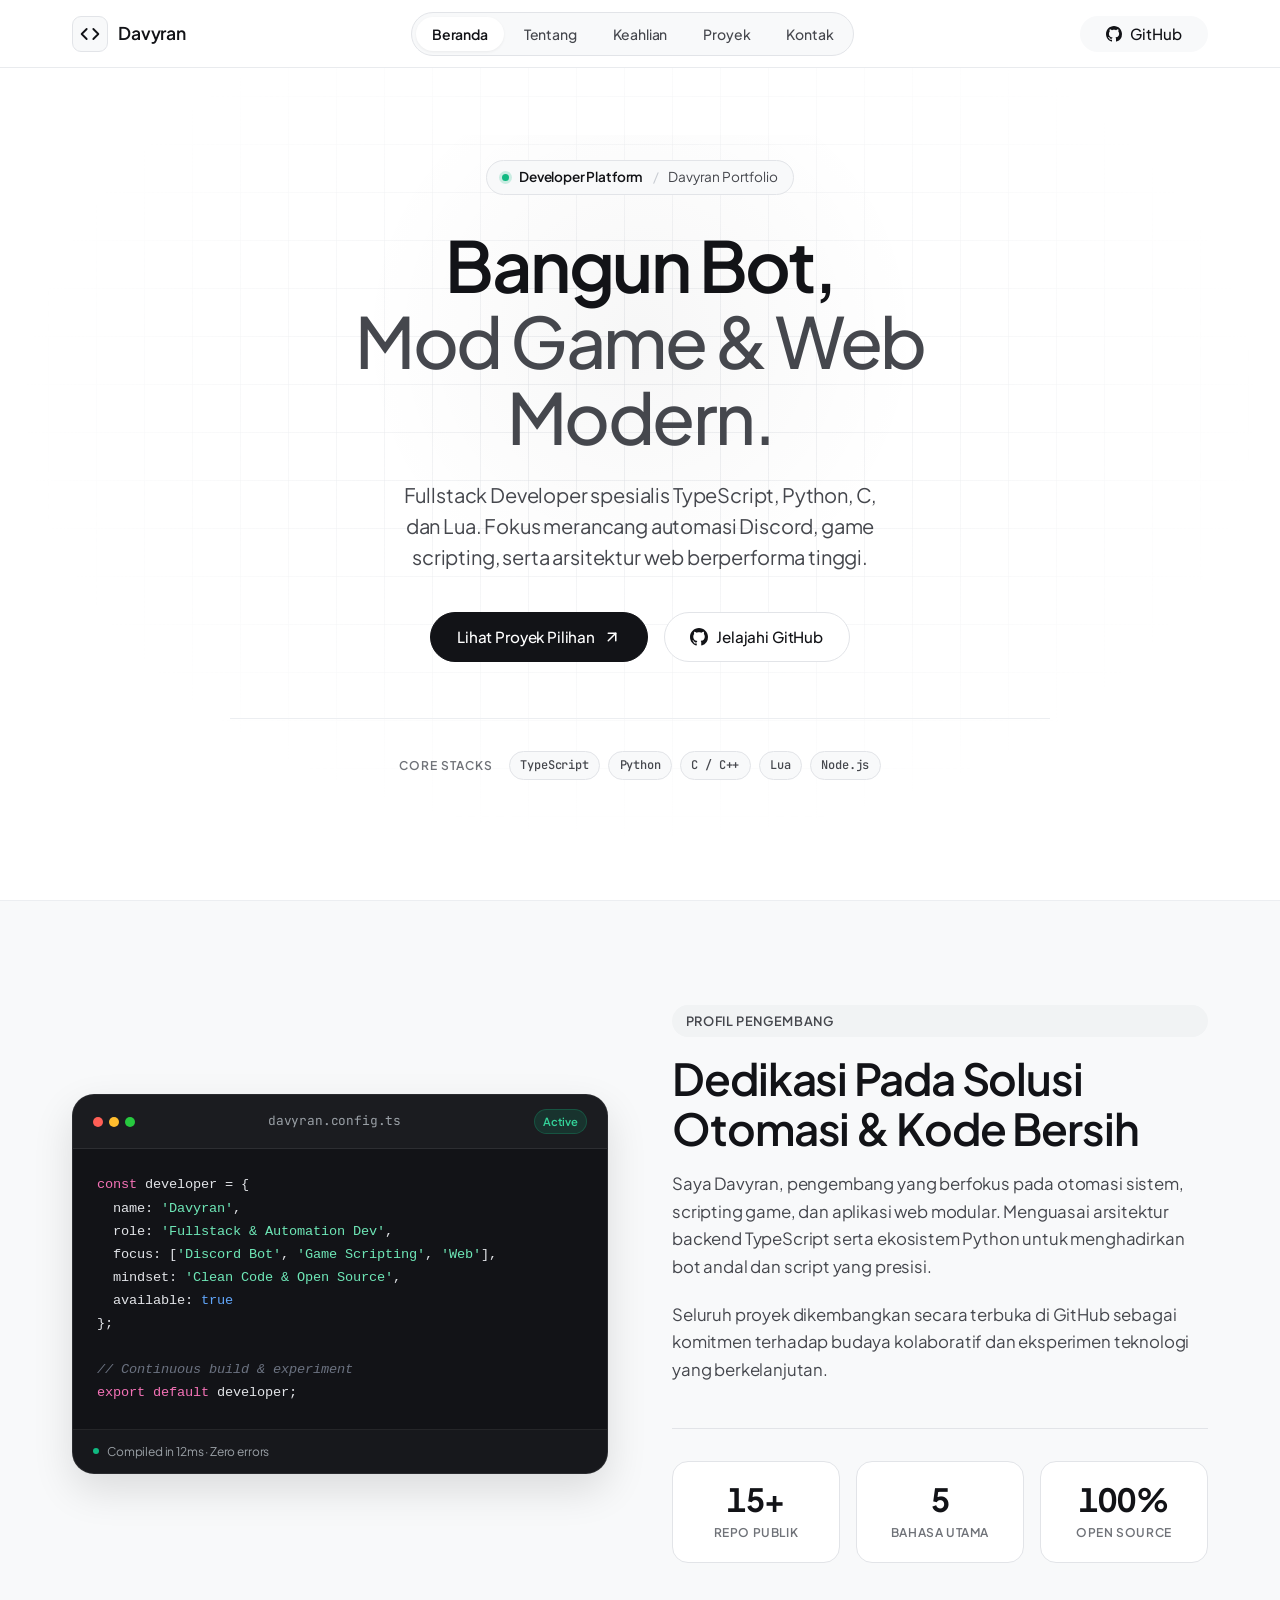
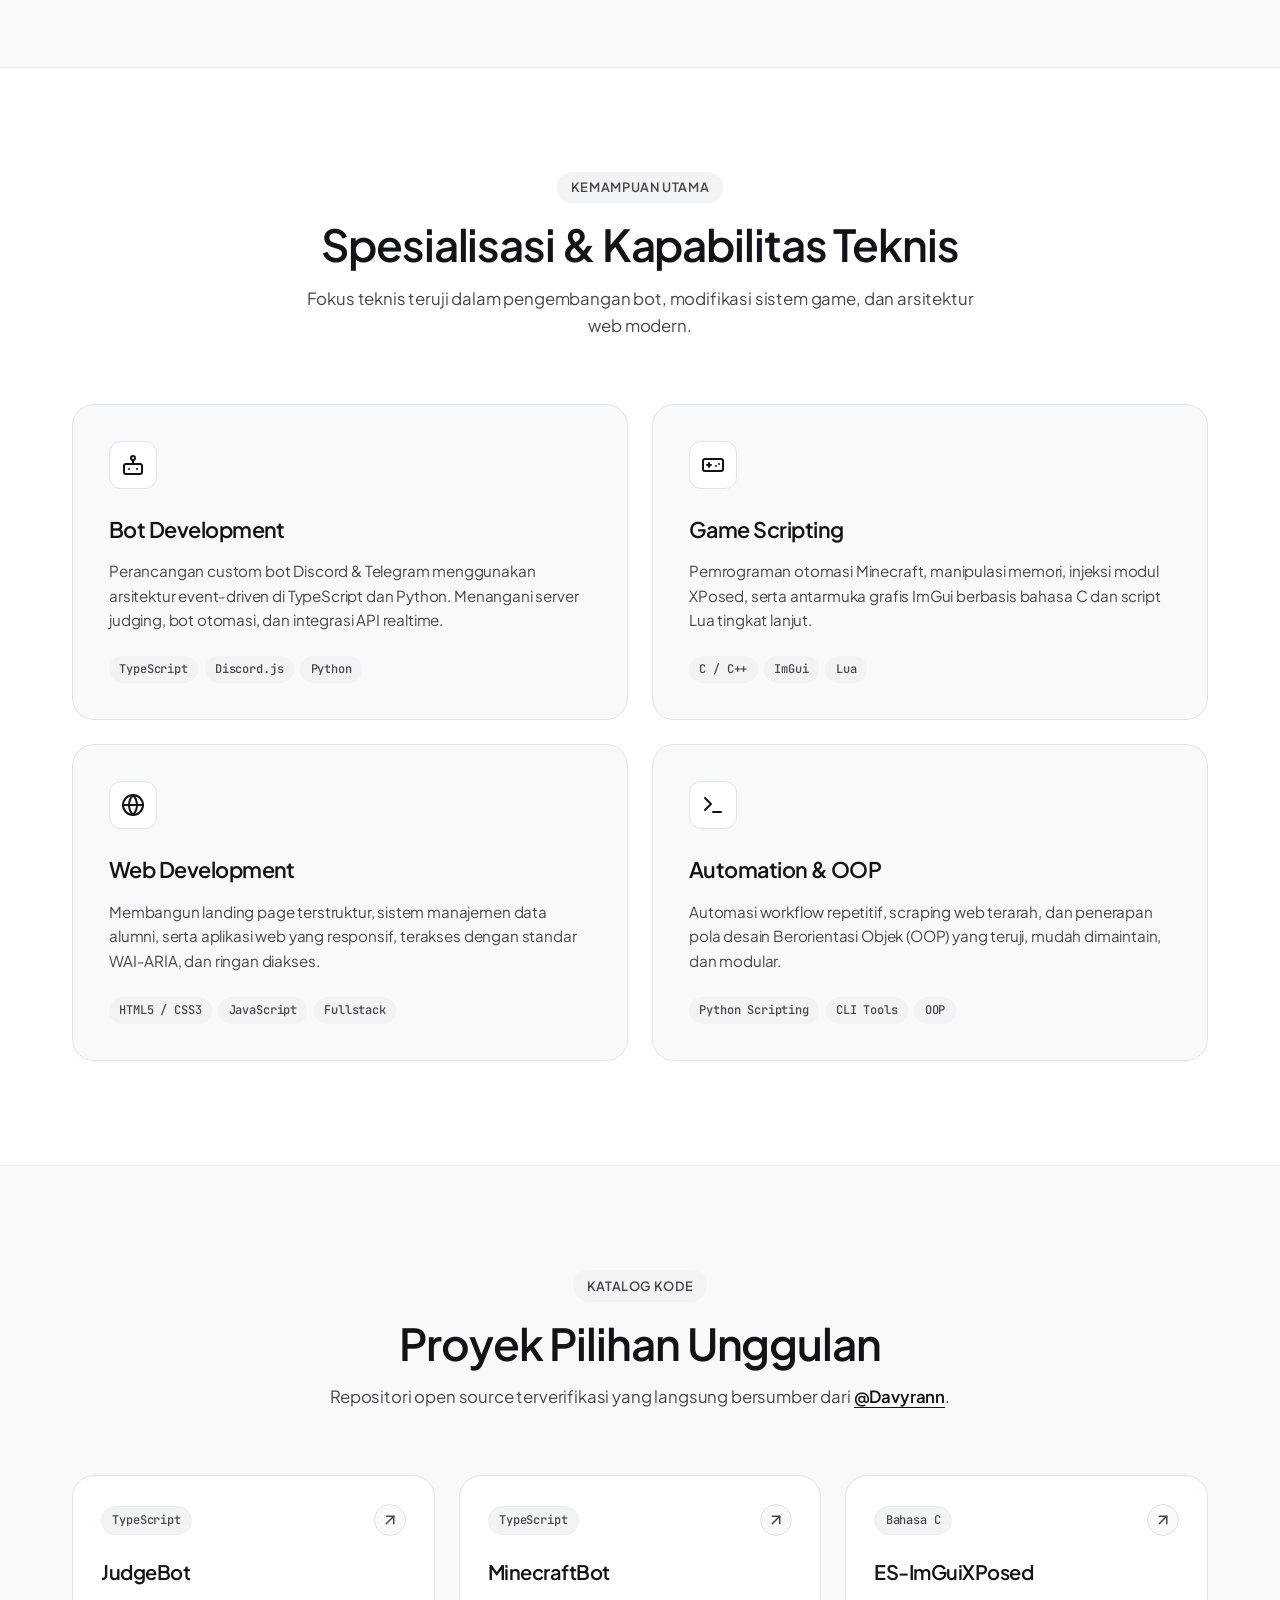
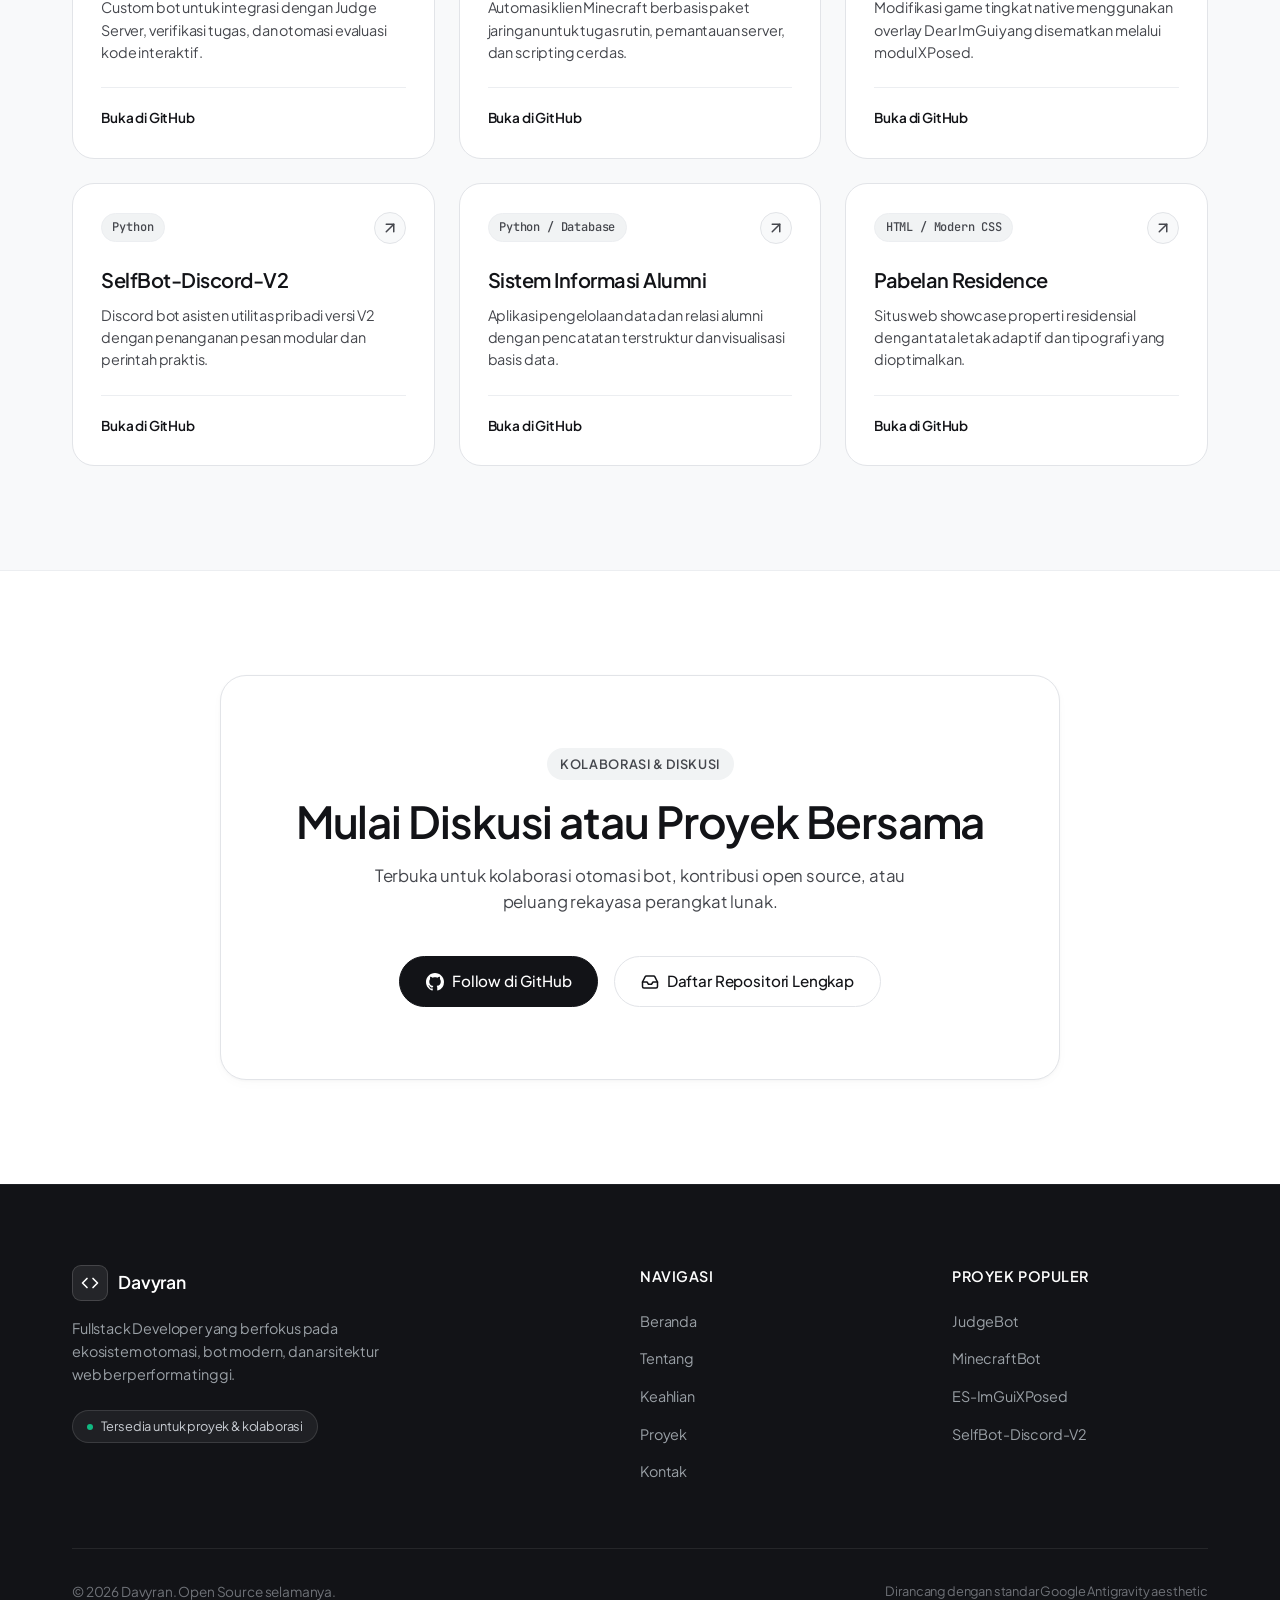
<file: index.html>
<!DOCTYPE html>
<html lang="id">

<head>
    <meta charset="UTF-8">
    <meta name="viewport" content="width=device-width, initial-scale=1.0">

    <title>Davyran - Developer Portfolio</title>
    <meta name="description"
        content="Portfolio Davyran — Fullstack Developer. TypeScript, Python, C, Lua. Discord bots, game mods, web apps.">
    <meta name="keywords" content="davyran, portfolio, developer, typescript, python, discord bot, game development">
    <meta name="author" content="Davyran">

    <meta property="og:title" content="Davyran - Developer Portfolio">
    <meta property="og:description" content="Fullstack Developer portfolio — TypeScript, Python, C, Lua">
    <meta property="og:type" content="website">
    <meta property="og:url" content="https://delapanbit.my.id">
    <meta property="og:image" content="https://picsum.photos/seed/davyran/1200/630">

    <link rel="icon"
        href="data:image/svg+xml,<svg xmlns=%22http://www.w3.org/2000/svg%22 viewBox=%220 0 24 24%22 fill=%22none%22 stroke=%22%23121317%22 stroke-width=%222%22 stroke-linecap=%22round%22 stroke-linejoin=%22round%22><polyline points=%2216 18 22 12 16 6%22/><polyline points=%228 6 2 12 8 18%22/></svg>">

    <link rel="preconnect" href="https://fonts.googleapis.com">
    <link rel="preconnect" href="https://fonts.gstatic.com" crossorigin>
    <link
        href="https://fonts.googleapis.com/css2?family=Plus+Jakarta+Sans:wght@400;500;600;700&family=JetBrains+Mono:wght@400;500;600&display=swap"
        rel="stylesheet">

    <link rel="stylesheet" href="style.css">
</head>

<body>

    <a class="skip-link" href="#main">Lewati ke konten</a>

    <nav class="navbar" id="navbar">
        <div class="nav-container">
            <a href="#" class="nav-logo" aria-label="Davyran - Beranda">
                <span class="logo-mark">
                    <svg width="20" height="20" viewBox="0 0 24 24" fill="none" stroke="currentColor" stroke-width="2.2" stroke-linecap="round" stroke-linejoin="round">
                        <polyline points="16 18 22 12 16 6"></polyline>
                        <polyline points="8 6 2 12 8 18"></polyline>
                    </svg>
                </span>
                <span class="logo-text">Davyran</span>
            </a>

            <ul class="nav-links" id="navLinks">
                <li><a href="#home">Beranda</a></li>
                <li><a href="#about">Tentang</a></li>
                <li><a href="#skills">Keahlian</a></li>
                <li><a href="#projects">Proyek</a></li>
                <li><a href="#contact">Kontak</a></li>
            </ul>

            <div class="nav-actions">
                <a href="https://github.com/Davyrann" target="_blank" rel="noopener" class="btn btn-nav">
                    <svg width="16" height="16" viewBox="0 0 24 24" fill="currentColor">
                        <path d="M12 0C5.37 0 0 5.37 0 12c0 5.31 3.435 9.795 8.205 11.385.6.105.825-.255.825-.57 0-.285-.015-1.23-.015-2.235-3.015.555-3.795-.735-4.035-1.41-.135-.345-.72-1.41-1.23-1.695-.42-.225-1.02-.78-.015-.795.945-.015 1.62.87 1.845 1.23 1.08 1.815 2.805 1.305 3.495.99.105-.78.42-1.305.765-1.605-2.67-.3-5.46-1.335-5.46-5.925 0-1.305.465-2.385 1.23-3.225-.12-.3-.54-1.53.12-3.18 0 0 1.005-.315 3.3 1.23.96-.27 1.98-.405 3-.405s2.04.135 3 .405c2.295-1.56 3.3-1.23 3.3-1.23.66 1.65.24 2.88.12 3.18.765.84 1.23 1.905 1.23 3.225 0 4.605-2.805 5.625-5.475 5.925.435.375.81 1.095.81 2.22 0 1.605-.015 2.895-.015 3.3 0 .315.225.69.825.57A12.02 12.02 0 0024 12c0-6.63-5.37-12-12-12z"/>
                    </svg>
                    <span>GitHub</span>
                </a>
                <button class="nav-toggle" id="navToggle" aria-label="Buka menu" aria-expanded="false" aria-controls="navLinks">
                    <span></span>
                    <span></span>
                </button>
            </div>
        </div>
    </nav>

    <main id="main">

    <!-- HERO SECTION -->
    <section class="hero section" id="home">
        <div class="hero-backdrop" aria-hidden="true">
            <div class="hero-grid"></div>
            <div class="hero-radial-glow"></div>
            <div class="particles" id="particles"></div>
        </div>

        <div class="container hero-container">
            <div class="hero-content">
                <div class="hero-badge animate-on-scroll">
                    <span class="badge-dot"></span>
                    <span class="badge-tag">Developer Platform</span>
                    <span class="badge-separator">/</span>
                    <span class="badge-text">Davyran Portfolio</span>
                </div>

                <h1 class="hero-title animate-on-scroll delay-1">
                    Bangun Bot,<br>
                    <span class="hero-title-highlight">Mod Game & Web Modern.</span>
                </h1>

                <p class="hero-subtitle animate-on-scroll delay-2">
                    Fullstack Developer spesialis TypeScript, Python, C, dan Lua. Fokus merancang automasi Discord, game scripting, serta arsitektur web berperforma tinggi.
                </p>

                <div class="hero-buttons animate-on-scroll delay-3">
                    <a href="#projects" class="btn btn-primary">
                        <span>Lihat Proyek Pilihan</span>
                        <svg width="18" height="18" viewBox="0 0 24 24" fill="none" stroke="currentColor" stroke-width="2" stroke-linecap="round" stroke-linejoin="round">
                            <line x1="7" y1="17" x2="17" y2="7"></line>
                            <polyline points="7 7 17 7 17 17"></polyline>
                        </svg>
                    </a>
                    <a href="https://github.com/Davyrann" target="_blank" rel="noopener" class="btn btn-secondary">
                        <svg width="18" height="18" viewBox="0 0 24 24" fill="currentColor">
                            <path d="M12 0C5.37 0 0 5.37 0 12c0 5.31 3.435 9.795 8.205 11.385.6.105.825-.255.825-.57 0-.285-.015-1.23-.015-2.235-3.015.555-3.795-.735-4.035-1.41-.135-.345-.72-1.41-1.23-1.695-.42-.225-1.02-.78-.015-.795.945-.015 1.62.87 1.845 1.23 1.08 1.815 2.805 1.305 3.495.99.105-.78.42-1.305.765-1.605-2.67-.3-5.46-1.335-5.46-5.925 0-1.305.465-2.385 1.23-3.225-.12-.3-.54-1.53.12-3.18 0 0 1.005-.315 3.3 1.23.96-.27 1.98-.405 3-.405s2.04.135 3 .405c2.295-1.56 3.3-1.23 3.3-1.23.66 1.65.24 2.88.12 3.18.765.84 1.23 1.905 1.23 3.225 0 4.605-2.805 5.625-5.475 5.925.435.375.81 1.095.81 2.22 0 1.605-.015 2.895-.015 3.3 0 .315.225.69.825.57A12.02 12.02 0 0024 12c0-6.63-5.37-12-12-12z"/>
                        </svg>
                        <span>Jelajahi GitHub</span>
                    </a>
                </div>

                <div class="hero-tech-strip animate-on-scroll delay-4">
                    <span class="tech-label">Core Stacks</span>
                    <div class="tech-pills">
                        <span class="tech-pill">TypeScript</span>
                        <span class="tech-pill">Python</span>
                        <span class="tech-pill">C / C++</span>
                        <span class="tech-pill">Lua</span>
                        <span class="tech-pill">Node.js</span>
                    </div>
                </div>
            </div>
        </div>
    </section>

    <!-- ABOUT SECTION -->
    <section class="about section" id="about">
        <div class="container">
            <div class="about-container">

                <div class="about-visual animate-on-scroll">
                    <div class="code-terminal-card">
                        <div class="terminal-header">
                            <div class="terminal-dots">
                                <span class="dot red"></span>
                                <span class="dot yellow"></span>
                                <span class="dot green"></span>
                            </div>
                            <span class="terminal-title">davyran.config.ts</span>
                            <span class="terminal-pill">Active</span>
                        </div>
                        <div class="terminal-body">
                            <pre><code><span class="c-keyword">const</span> developer = {
  name: <span class="c-string">'Davyran'</span>,
  role: <span class="c-string">'Fullstack & Automation Dev'</span>,
  focus: [<span class="c-string">'Discord Bot'</span>, <span class="c-string">'Game Scripting'</span>, <span class="c-string">'Web'</span>],
  mindset: <span class="c-string">'Clean Code & Open Source'</span>,
  available: <span class="c-boolean">true</span>
};

<span class="c-comment">// Continuous build & experiment</span>
<span class="c-keyword">export default</span> developer;</code></pre>
                        </div>
                        <div class="terminal-footer">
                            <div class="terminal-status">
                                <span class="status-indicator"></span>
                                <span>Compiled in 12ms · Zero errors</span>
                            </div>
                        </div>
                    </div>
                </div>

                <div class="about-content animate-on-scroll delay-2">
                    <div class="section-tag">Profil Pengembang</div>
                    <h2 class="section-title">Dedikasi Pada Solusi Otomasi & Kode Bersih</h2>
                    <p>
                        Saya Davyran, pengembang yang berfokus pada otomasi sistem, scripting game, dan aplikasi web modular. Menguasai arsitektur backend TypeScript serta ekosistem Python untuk menghadirkan bot andal dan script yang presisi.
                    </p>
                    <p>
                        Seluruh proyek dikembangkan secara terbuka di GitHub sebagai komitmen terhadap budaya kolaboratif dan eksperimen teknologi yang berkelanjutan.
                    </p>

                    <div class="about-stats">
                        <div class="stat-item">
                            <div class="stat-number">15+</div>
                            <div class="stat-label">Repo Publik</div>
                        </div>
                        <div class="stat-item">
                            <div class="stat-number">5</div>
                            <div class="stat-label">Bahasa Utama</div>
                        </div>
                        <div class="stat-item">
                            <div class="stat-number">100%</div>
                            <div class="stat-label">Open Source</div>
                        </div>
                    </div>
                </div>

            </div>
        </div>
    </section>

    <!-- SKILLS SECTION -->
    <section class="services section" id="skills">
        <div class="container">
            <div class="section-header animate-on-scroll">
                <div class="section-tag">Kemampuan Utama</div>
                <h2 class="section-title">Spesialisasi & Kapabilitas Teknis</h2>
                <p class="section-desc">Fokus teknis teruji dalam pengembangan bot, modifikasi sistem game, dan arsitektur web modern.</p>
            </div>

            <div class="services-grid">

                <div class="service-card animate-on-scroll delay-1">
                    <div class="service-icon-box">
                        <svg width="24" height="24" viewBox="0 0 24 24" fill="none" stroke="currentColor" stroke-width="2" stroke-linecap="round" stroke-linejoin="round">
                            <rect x="3" y="11" width="18" height="10" rx="2"></rect>
                            <circle cx="12" cy="5" r="2"></circle>
                            <path d="M12 7v4"></path>
                            <line x1="8" y1="16" x2="8" y2="16"></line>
                            <line x1="16" y1="16" x2="16" y2="16"></line>
                        </svg>
                    </div>
                    <h3>Bot Development</h3>
                    <p>Perancangan custom bot Discord & Telegram menggunakan arsitektur event-driven di TypeScript dan Python. Menangani server judging, bot otomasi, dan integrasi API realtime.</p>
                    <div class="card-tags">
                        <span class="card-tag">TypeScript</span>
                        <span class="card-tag">Discord.js</span>
                        <span class="card-tag">Python</span>
                    </div>
                </div>

                <div class="service-card animate-on-scroll delay-2">
                    <div class="service-icon-box">
                        <svg width="24" height="24" viewBox="0 0 24 24" fill="none" stroke="currentColor" stroke-width="2" stroke-linecap="round" stroke-linejoin="round">
                            <line x1="6" y1="12" x2="10" y2="12"></line>
                            <line x1="8" y1="10" x2="8" y2="14"></line>
                            <line x1="15" y1="13" x2="15.01" y2="13"></line>
                            <line x1="18" y1="11" x2="18.01" y2="11"></line>
                            <rect x="2" y="6" width="20" height="12" rx="2"></rect>
                        </svg>
                    </div>
                    <h3>Game Scripting</h3>
                    <p>Pemrograman otomasi Minecraft, manipulasi memori, injeksi modul XPosed, serta antarmuka grafis ImGui berbasis bahasa C dan script Lua tingkat lanjut.</p>
                    <div class="card-tags">
                        <span class="card-tag">C / C++</span>
                        <span class="card-tag">ImGui</span>
                        <span class="card-tag">Lua</span>
                    </div>
                </div>

                <div class="service-card animate-on-scroll delay-3">
                    <div class="service-icon-box">
                        <svg width="24" height="24" viewBox="0 0 24 24" fill="none" stroke="currentColor" stroke-width="2" stroke-linecap="round" stroke-linejoin="round">
                            <circle cx="12" cy="12" r="10"></circle>
                            <line x1="2" y1="12" x2="22" y2="12"></line>
                            <path d="M12 2a15.3 15.3 0 0 1 4 10 15.3 15.3 0 0 1-4 10 15.3 15.3 0 0 1-4-10 15.3 15.3 0 0 1 4-10z"></path>
                        </svg>
                    </div>
                    <h3>Web Development</h3>
                    <p>Membangun landing page terstruktur, sistem manajemen data alumni, serta aplikasi web yang responsif, terakses dengan standar WAI-ARIA, dan ringan diakses.</p>
                    <div class="card-tags">
                        <span class="card-tag">HTML5 / CSS3</span>
                        <span class="card-tag">JavaScript</span>
                        <span class="card-tag">Fullstack</span>
                    </div>
                </div>

                <div class="service-card animate-on-scroll delay-4">
                    <div class="service-icon-box">
                        <svg width="24" height="24" viewBox="0 0 24 24" fill="none" stroke="currentColor" stroke-width="2" stroke-linecap="round" stroke-linejoin="round">
                            <polyline points="4 17 10 11 4 5"></polyline>
                            <line x1="12" y1="19" x2="20" y2="19"></line>
                        </svg>
                    </div>
                    <h3>Automation & OOP</h3>
                    <p>Automasi workflow repetitif, scraping web terarah, dan penerapan pola desain Berorientasi Objek (OOP) yang teruji, mudah dimaintain, dan modular.</p>
                    <div class="card-tags">
                        <span class="card-tag">Python Scripting</span>
                        <span class="card-tag">CLI Tools</span>
                        <span class="card-tag">OOP</span>
                    </div>
                </div>

            </div>
        </div>
    </section>

    <!-- PROJECTS SECTION -->
    <section class="tools section" id="projects">
        <div class="container">
            <div class="section-header animate-on-scroll">
                <div class="section-tag">Katalog Kode</div>
                <h2 class="section-title">Proyek Pilihan Unggulan</h2>
                <p class="section-desc">Repositori open source terverifikasi yang langsung bersumber dari <a href="https://github.com/Davyrann" target="_blank" rel="noopener" class="section-link">@Davyrann</a>.</p>
            </div>

            <div class="tools-grid">

                <a href="https://github.com/Davyrann/JudgeBot" target="_blank" rel="noopener"
                    class="tool-card animate-on-scroll delay-1">
                    <div class="tool-card-top">
                        <span class="tool-badge">TypeScript</span>
                        <span class="tool-arrow">
                            <svg width="18" height="18" viewBox="0 0 24 24" fill="none" stroke="currentColor" stroke-width="2" stroke-linecap="round" stroke-linejoin="round">
                                <line x1="7" y1="17" x2="17" y2="7"></line>
                                <polyline points="7 7 17 7 17 17"></polyline>
                            </svg>
                        </span>
                    </div>
                    <div class="tool-card-content">
                        <h3>JudgeBot</h3>
                        <p>Custom bot untuk integrasi dengan Judge Server, verifikasi tugas, dan otomasi evaluasi kode interaktif.</p>
                    </div>
                    <div class="tool-card-footer">
                        <span class="tool-link-text">Buka di GitHub</span>
                    </div>
                </a>

                <a href="https://github.com/Davyrann/MinecraftBot" target="_blank" rel="noopener"
                    class="tool-card animate-on-scroll delay-2">
                    <div class="tool-card-top">
                        <span class="tool-badge">TypeScript</span>
                        <span class="tool-arrow">
                            <svg width="18" height="18" viewBox="0 0 24 24" fill="none" stroke="currentColor" stroke-width="2" stroke-linecap="round" stroke-linejoin="round">
                                <line x1="7" y1="17" x2="17" y2="7"></line>
                                <polyline points="7 7 17 7 17 17"></polyline>
                            </svg>
                        </span>
                    </div>
                    <div class="tool-card-content">
                        <h3>MinecraftBot</h3>
                        <p>Automasi klien Minecraft berbasis paket jaringan untuk tugas rutin, pemantauan server, dan scripting cerdas.</p>
                    </div>
                    <div class="tool-card-footer">
                        <span class="tool-link-text">Buka di GitHub</span>
                    </div>
                </a>

                <a href="https://github.com/Davyrann/ES-ImGuiXPosed" target="_blank" rel="noopener"
                    class="tool-card animate-on-scroll delay-3">
                    <div class="tool-card-top">
                        <span class="tool-badge">Bahasa C</span>
                        <span class="tool-arrow">
                            <svg width="18" height="18" viewBox="0 0 24 24" fill="none" stroke="currentColor" stroke-width="2" stroke-linecap="round" stroke-linejoin="round">
                                <line x1="7" y1="17" x2="17" y2="7"></line>
                                <polyline points="7 7 17 7 17 17"></polyline>
                            </svg>
                        </span>
                    </div>
                    <div class="tool-card-content">
                        <h3>ES-ImGuiXPosed</h3>
                        <p>Modifikasi game tingkat native menggunakan overlay Dear ImGui yang disematkan melalui modul XPosed.</p>
                    </div>
                    <div class="tool-card-footer">
                        <span class="tool-link-text">Buka di GitHub</span>
                    </div>
                </a>

                <a href="https://github.com/Davyrann/SelfBot-Discord-V2" target="_blank" rel="noopener"
                    class="tool-card animate-on-scroll delay-1">
                    <div class="tool-card-top">
                        <span class="tool-badge">Python</span>
                        <span class="tool-arrow">
                            <svg width="18" height="18" viewBox="0 0 24 24" fill="none" stroke="currentColor" stroke-width="2" stroke-linecap="round" stroke-linejoin="round">
                                <line x1="7" y1="17" x2="17" y2="7"></line>
                                <polyline points="7 7 17 7 17 17"></polyline>
                            </svg>
                        </span>
                    </div>
                    <div class="tool-card-content">
                        <h3>SelfBot-Discord-V2</h3>
                        <p>Discord bot asisten utilitas pribadi versi V2 dengan penanganan pesan modular dan perintah praktis.</p>
                    </div>
                    <div class="tool-card-footer">
                        <span class="tool-link-text">Buka di GitHub</span>
                    </div>
                </a>

                <a href="https://github.com/Davyrann/Sistem-Informasi-Alumni" target="_blank" rel="noopener"
                    class="tool-card animate-on-scroll delay-2">
                    <div class="tool-card-top">
                        <span class="tool-badge">Python / Database</span>
                        <span class="tool-arrow">
                            <svg width="18" height="18" viewBox="0 0 24 24" fill="none" stroke="currentColor" stroke-width="2" stroke-linecap="round" stroke-linejoin="round">
                                <line x1="7" y1="17" x2="17" y2="7"></line>
                                <polyline points="7 7 17 7 17 17"></polyline>
                            </svg>
                        </span>
                    </div>
                    <div class="tool-card-content">
                        <h3>Sistem Informasi Alumni</h3>
                        <p>Aplikasi pengelolaan data dan relasi alumni dengan pencatatan terstruktur dan visualisasi basis data.</p>
                    </div>
                    <div class="tool-card-footer">
                        <span class="tool-link-text">Buka di GitHub</span>
                    </div>
                </a>

                <a href="https://github.com/Davyrann/Pabelan-Residence" target="_blank" rel="noopener"
                    class="tool-card animate-on-scroll delay-3">
                    <div class="tool-card-top">
                        <span class="tool-badge">HTML / Modern CSS</span>
                        <span class="tool-arrow">
                            <svg width="18" height="18" viewBox="0 0 24 24" fill="none" stroke="currentColor" stroke-width="2" stroke-linecap="round" stroke-linejoin="round">
                                <line x1="7" y1="17" x2="17" y2="7"></line>
                                <polyline points="7 7 17 7 17 17"></polyline>
                            </svg>
                        </span>
                    </div>
                    <div class="tool-card-content">
                        <h3>Pabelan Residence</h3>
                        <p>Situs web showcase properti residensial dengan tata letak adaptif dan tipografi yang dioptimalkan.</p>
                    </div>
                    <div class="tool-card-footer">
                        <span class="tool-link-text">Buka di GitHub</span>
                    </div>
                </a>

            </div>
        </div>
    </section>

    <!-- CONTACT SECTION -->
    <section class="contact section" id="contact">
        <div class="container">
            <div class="contact-box animate-on-scroll">
                <div class="section-tag">Kolaborasi & Diskusi</div>
                <h2 class="section-title">Mulai Diskusi atau Proyek Bersama</h2>
                <p class="section-desc">Terbuka untuk kolaborasi otomasi bot, kontribusi open source, atau peluang rekayasa perangkat lunak.</p>

                <div class="hero-buttons">
                    <a href="https://github.com/Davyrann" target="_blank" rel="noopener" class="btn btn-primary">
                        <svg width="18" height="18" viewBox="0 0 24 24" fill="currentColor">
                            <path d="M12 0C5.37 0 0 5.37 0 12c0 5.31 3.435 9.795 8.205 11.385.6.105.825-.255.825-.57 0-.285-.015-1.23-.015-2.235-3.015.555-3.795-.735-4.035-1.41-.135-.345-.72-1.41-1.23-1.695-.42-.225-1.02-.78-.015-.795.945-.015 1.62.87 1.845 1.23 1.08 1.815 2.805 1.305 3.495.99.105-.78.42-1.305.765-1.605-2.67-.3-5.46-1.335-5.46-5.925 0-1.305.465-2.385 1.23-3.225-.12-.3-.54-1.53.12-3.18 0 0 1.005-.315 3.3 1.23.96-.27 1.98-.405 3-.405s2.04.135 3 .405c2.295-1.56 3.3-1.23 3.3-1.23.66 1.65.24 2.88.12 3.18.765.84 1.23 1.905 1.23 3.225 0 4.605-2.805 5.625-5.475 5.925.435.375.81 1.095.81 2.22 0 1.605-.015 2.895-.015 3.3 0 .315.225.69.825.57A12.02 12.02 0 0024 12c0-6.63-5.37-12-12-12z"/>
                        </svg>
                        <span>Follow di GitHub</span>
                    </a>
                    <a href="https://github.com/Davyrann?tab=repositories" target="_blank" rel="noopener" class="btn btn-secondary">
                        <svg width="18" height="18" viewBox="0 0 24 24" fill="none" stroke="currentColor" stroke-width="2" stroke-linecap="round" stroke-linejoin="round">
                            <polyline points="22 12 16 12 14 15 10 15 8 12 2 12"></polyline>
                            <path d="M5.45 5.11L2 12v6a2 2 0 0 0 2 2h16a2 2 0 0 0 2-2v-6l-3.45-6.89A2 2 0 0 0 16.76 4H7.24a2 2 0 0 0-1.79 1.11z"></path>
                        </svg>
                        <span>Daftar Repositori Lengkap</span>
                    </a>
                </div>
            </div>
        </div>
    </section>

    </main>

    <!-- FOOTER -->
    <footer class="footer">
        <div class="container">
            <div class="footer-container">

                <div class="footer-brand">
                    <a href="#" class="nav-logo">
                        <span class="logo-mark">
                            <svg width="18" height="18" viewBox="0 0 24 24" fill="none" stroke="currentColor" stroke-width="2.2" stroke-linecap="round" stroke-linejoin="round">
                                <polyline points="16 18 22 12 16 6"></polyline>
                                <polyline points="8 6 2 12 8 18"></polyline>
                            </svg>
                        </span>
                        <span>Davyran</span>
                    </a>
                    <p>
                        Fullstack Developer yang berfokus pada ekosistem otomasi, bot modern, dan arsitektur web berperforma tinggi.
                    </p>
                    <div class="footer-status-pill">
                        <span class="status-indicator"></span>
                        <span>Tersedia untuk proyek & kolaborasi</span>
                    </div>
                </div>

                <div class="footer-links">
                    <h4>Navigasi</h4>
                    <ul>
                        <li><a href="#home">Beranda</a></li>
                        <li><a href="#about">Tentang</a></li>
                        <li><a href="#skills">Keahlian</a></li>
                        <li><a href="#projects">Proyek</a></li>
                        <li><a href="#contact">Kontak</a></li>
                    </ul>
                </div>

                <div class="footer-links">
                    <h4>Proyek Populer</h4>
                    <ul>
                        <li><a href="https://github.com/Davyrann/JudgeBot" target="_blank" rel="noopener">JudgeBot</a></li>
                        <li><a href="https://github.com/Davyrann/MinecraftBot" target="_blank" rel="noopener">MinecraftBot</a></li>
                        <li><a href="https://github.com/Davyrann/ES-ImGuiXPosed" target="_blank" rel="noopener">ES-ImGuiXPosed</a></li>
                        <li><a href="https://github.com/Davyrann/SelfBot-Discord-V2" target="_blank" rel="noopener">SelfBot-Discord-V2</a></li>
                    </ul>
                </div>

            </div>

            <div class="footer-bottom">
                <p class="footer-copyright">
                    © 2026 Davyran. Open Source selamanya.
                </p>

                <div class="footer-credentials">
                    <span>Dirancang dengan standar Google Antigravity aesthetic</span>
                </div>
            </div>
        </div>
    </footer>

    <script src="script.js"></script>
</body>

</html>
</file>
<file: style.css>
/* ============================================================================
   Google Antigravity Aesthetic - Davyran Developer Portfolio
   Based on DESIGN.md (https://antigravity.google/)
   ============================================================================ */

:root {
  /* Colors */
  --bg-canvas: #FFFFFF;
  --bg-surface: #F8F9FA;
  --bg-surface-elevated: #FFFFFF;
  --bg-pill: #F1F3F4;
  --bg-pill-hover: #E8EAED;
  
  --color-primary: #121317;
  --color-accent: #121317;
  --text-primary: #121317;
  --text-secondary: #45474D;
  --text-muted: #6F7278;
  
  --border-color: #E2E4E8;
  --border-light: #ECEEF1;
  --border-focus: #121317;

  /* Button Tokens */
  --btn-primary-bg: #121317;
  --btn-primary-text: #FFFFFF;
  --btn-primary-hover: #26282E;
  --btn-secondary-bg: #FFFFFF;
  --btn-secondary-text: #121317;
  --btn-secondary-border: #E2E4E8;
  --btn-secondary-hover: #F8F9FA;

  /* Radius */
  --radius-pill: 9999px;
  --radius-card: 22px;
  --radius-card-sm: 16px;
  --radius-inner: 12px;

  /* Elevation & Shadows */
  --shadow-sm: 0 1px 2px rgba(18, 19, 23, 0.04);
  --shadow-card: 0 1px 3px rgba(18, 19, 23, 0.03), 0 4px 12px rgba(18, 19, 23, 0.02);
  --shadow-hover: 0 12px 32px rgba(18, 19, 23, 0.06), 0 2px 6px rgba(18, 19, 23, 0.03);

  /* Typography */
  --font-sans: 'Plus Jakarta Sans', 'Google Sans Flex', 'Google Sans', -apple-system, BlinkMacSystemFont, "Segoe UI", Roboto, sans-serif;
  --font-mono: 'JetBrains Mono', 'Google Sans Mono', 'Roboto Mono', monospace;

  /* Layout */
  --container-max: 1200px;
  --section-py: 104px;
}

/* Base Reset */
*, *::before, *::after {
  margin: 0;
  padding: 0;
  box-sizing: border-box;
}

html {
  scroll-behavior: smooth;
  font-size: 16px;
  -webkit-font-smoothing: antialiased;
  -moz-osx-font-smoothing: grayscale;
}

body {
  font-family: var(--font-sans);
  background-color: var(--bg-canvas);
  color: var(--text-primary);
  line-height: 1.6;
  overflow-x: hidden;
  letter-spacing: -0.01em;
}

a {
  text-decoration: none;
  color: inherit;
  transition: color 0.2s ease, opacity 0.2s ease;
}

ul, ol {
  list-style: none;
}

img, svg {
  vertical-align: middle;
}

/* Accessibility Skip Link */
.skip-link {
  position: absolute;
  top: -100px;
  left: 1.5rem;
  z-index: 2000;
  padding: 0.75rem 1.25rem;
  background: var(--color-primary);
  color: #FFFFFF;
  font-weight: 600;
  font-size: 0.9rem;
  border-radius: var(--radius-pill);
  box-shadow: 0 4px 12px rgba(0, 0, 0, 0.15);
  transition: top 0.25s cubic-bezier(0.16, 1, 0.3, 1);
}

.skip-link:focus {
  top: 1.5rem;
}

:focus-visible {
  outline: 2px solid var(--border-focus);
  outline-offset: 3px;
}

/* Container & Sections */
.container {
  width: 100%;
  max-width: var(--container-max);
  margin: 0 auto;
  padding: 0 2rem;
}

.section {
  padding: var(--section-py) 0;
  position: relative;
}

/* Typography Hierarchy */
h1, h2, h3, h4 {
  color: var(--text-primary);
  font-weight: 600;
  letter-spacing: -0.025em;
  text-wrap: balance;
}

.section-header {
  text-align: center;
  max-width: 680px;
  margin: 0 auto 4rem;
}

.section-tag {
  display: inline-block;
  font-size: 0.8rem;
  font-weight: 600;
  letter-spacing: 0.05em;
  text-transform: uppercase;
  color: var(--text-secondary);
  background: var(--bg-pill);
  padding: 0.35rem 0.85rem;
  border-radius: var(--radius-pill);
  margin-bottom: 1rem;
}

.section-title {
  font-size: clamp(2rem, 3.5vw, 2.75rem);
  line-height: 1.15;
  margin-bottom: 1rem;
}

.section-desc {
  color: var(--text-secondary);
  font-size: 1.05rem;
  line-height: 1.6;
}

.section-link {
  color: var(--color-primary);
  font-weight: 600;
  border-bottom: 1px solid var(--color-primary);
}

.section-link:hover {
  opacity: 0.7;
}

/* ============================================================================
   NAVBAR
   ============================================================================ */
.navbar {
  position: fixed;
  top: 0;
  left: 0;
  right: 0;
  z-index: 1000;
  height: 68px;
  display: flex;
  align-items: center;
  background: rgba(255, 255, 255, 0.82);
  backdrop-filter: blur(16px);
  -webkit-backdrop-filter: blur(16px);
  border-bottom: 1px solid rgba(226, 228, 232, 0.75);
  transition: height 0.25s ease, background 0.25s ease, border-color 0.25s ease;
}

.navbar.scrolled {
  height: 60px;
  background: rgba(255, 255, 255, 0.94);
  border-bottom: 1px solid var(--border-color);
}

.nav-container {
  display: flex;
  justify-content: space-between;
  align-items: center;
  width: 100%;
  max-width: var(--container-max);
  margin: 0 auto;
  padding: 0 2rem;
}

.nav-logo {
  display: flex;
  align-items: center;
  gap: 0.65rem;
  font-weight: 600;
  font-size: 1.1rem;
  color: var(--text-primary);
  letter-spacing: -0.015em;
  line-height: 1;
}

.logo-mark {
  width: 36px;
  height: 36px;
  border-radius: 9px;
  background: var(--bg-surface);
  border: 1px solid var(--border-color);
  display: flex;
  align-items: center;
  justify-content: center;
  color: var(--color-primary);
  transition: border-color 0.2s ease, transform 0.2s ease;
  flex-shrink: 0;
}

.nav-logo:hover .logo-mark {
  border-color: var(--color-primary);
  transform: translateY(-1px);
}

.nav-links {
  display: flex;
  align-items: center;
  gap: 4px;
  background: var(--bg-surface);
  padding: 4px;
  border-radius: var(--radius-pill);
  border: 1px solid var(--border-color);
  line-height: 1;
}

.nav-links li {
  display: flex;
  align-items: center;
}

.nav-links a {
  display: inline-flex;
  align-items: center;
  justify-content: center;
  font-size: 0.875rem;
  font-weight: 500;
  line-height: 1;
  color: var(--text-secondary);
  padding: 0 1rem;
  height: 34px;
  border-radius: var(--radius-pill);
  transition: all 0.2s ease;
}

.nav-links a:hover {
  color: var(--text-primary);
  background: rgba(18, 19, 23, 0.05);
}

.nav-links a.active {
  color: var(--text-primary);
  background: #FFFFFF;
  font-weight: 600;
  box-shadow: 0 1px 3px rgba(18, 19, 23, 0.06);
}

.nav-actions {
  display: flex;
  align-items: center;
  gap: 0.75rem;
}

.btn-nav {
  display: inline-flex;
  align-items: center;
  justify-content: center;
  gap: 0.5rem;
  height: 36px;
  padding: 0 1.1rem;
  line-height: 1;
  background: var(--bg-surface);
  border: 1px solid var(--border-color);
  border-radius: var(--radius-pill);
  font-size: 0.85rem;
  font-weight: 600;
  color: var(--text-primary);
  transition: all 0.2s ease;
}

.btn-nav:hover {
  background: var(--color-primary);
  color: #FFFFFF;
  border-color: var(--color-primary);
}

.nav-toggle {
  display: none;
  flex-direction: column;
  justify-content: center;
  align-items: center;
  gap: 5px;
  width: 38px;
  height: 38px;
  background: var(--bg-surface);
  border: 1px solid var(--border-color);
  border-radius: 10px;
  cursor: pointer;
  padding: 0;
}

.nav-toggle span {
  display: block;
  width: 18px;
  height: 1.8px;
  background: var(--text-primary);
  border-radius: 2px;
  transition: transform 0.2s ease, opacity 0.2s ease;
}

.nav-toggle.active span:nth-child(1) {
  transform: translateY(3.4px) rotate(45deg);
}

.nav-toggle.active span:nth-child(2) {
  transform: translateY(-3.4px) rotate(-45deg);
}

/* ============================================================================
   BUTTONS
   ============================================================================ */
.btn {
  display: inline-flex;
  align-items: center;
  justify-content: center;
  gap: 0.5rem;
  padding: 0.75rem 1.6rem;
  border-radius: var(--radius-pill);
  font-size: 0.95rem;
  font-weight: 500;
  cursor: pointer;
  border: 1px solid transparent;
  transition: all 0.2s cubic-bezier(0.16, 1, 0.3, 1);
  letter-spacing: -0.01em;
}

.btn:active {
  transform: scale(0.98);
}

.btn-primary {
  background: var(--btn-primary-bg);
  color: var(--btn-primary-text);
  border-color: var(--btn-primary-bg);
}

.btn-primary:hover {
  background: var(--btn-primary-hover);
  border-color: var(--btn-primary-hover);
  box-shadow: 0 4px 16px rgba(18, 19, 23, 0.15);
}

.btn-secondary {
  background: var(--btn-secondary-bg);
  color: var(--btn-secondary-text);
  border-color: var(--btn-secondary-border);
}

.btn-secondary:hover {
  background: var(--btn-secondary-hover);
  border-color: #D3D6DC;
}

/* ============================================================================
   HERO SECTION
   ============================================================================ */
.hero {
  min-height: 100vh;
  min-height: 100dvh;
  display: flex;
  align-items: center;
  position: relative;
  padding-top: 100px;
  padding-bottom: 60px;
  background: var(--bg-canvas);
  overflow: hidden;
}

.hero-backdrop {
  position: absolute;
  inset: 0;
  pointer-events: none;
  z-index: 0;
  overflow: hidden;
}

.hero-grid {
  position: absolute;
  inset: 0;
  background-image: 
    linear-gradient(to right, rgba(226, 228, 232, 0.5) 1px, transparent 1px),
    linear-gradient(to bottom, rgba(226, 228, 232, 0.5) 1px, transparent 1px);
  background-size: 48px 48px;
  mask-image: radial-gradient(ellipse 60% 60% at 50% 45%, #000 20%, transparent 80%);
  -webkit-mask-image: radial-gradient(ellipse 60% 60% at 50% 45%, #000 20%, transparent 80%);
}

.hero-radial-glow {
  position: absolute;
  top: 15%;
  left: 50%;
  transform: translateX(-50%);
  width: 700px;
  height: 400px;
  background: radial-gradient(circle, rgba(18, 19, 23, 0.035) 0%, transparent 70%);
}

.particles {
  position: absolute;
  inset: 0;
}

.particle {
  position: absolute;
  background: rgba(18, 19, 23, 0.12);
  border-radius: 50%;
  animation: floatUp 16s infinite linear;
}

@keyframes floatUp {
  0% {
    transform: translateY(100vh);
    opacity: 0;
  }
  15% {
    opacity: 0.6;
  }
  85% {
    opacity: 0.6;
  }
  100% {
    transform: translateY(-20vh);
    opacity: 0;
  }
}

.hero-container {
  position: relative;
  z-index: 1;
}

.hero-content {
  text-align: center;
  max-width: 820px;
  margin: 0 auto;
}

.hero-badge {
  display: inline-flex;
  align-items: center;
  gap: 0.6rem;
  background: var(--bg-surface);
  border: 1px solid var(--border-color);
  padding: 0.35rem 0.95rem;
  border-radius: var(--radius-pill);
  font-size: 0.85rem;
  color: var(--text-secondary);
  margin-bottom: 2rem;
  transition: border-color 0.2s ease;
}

.hero-badge:hover {
  border-color: #C8CCD2;
}

.badge-dot {
  width: 7px;
  height: 7px;
  border-radius: 50%;
  background: #10B981;
  box-shadow: 0 0 0 3px rgba(16, 185, 129, 0.2);
}

.badge-tag {
  font-weight: 600;
  color: var(--text-primary);
}

.badge-separator {
  color: #C8CCD2;
}

.badge-text {
  font-weight: 400;
}

.hero-title {
  font-size: clamp(2.75rem, 5.5vw, 4.5rem);
  line-height: 1.08;
  font-weight: 600;
  letter-spacing: -0.035em;
  margin-bottom: 1.5rem;
}

.hero-title-highlight {
  color: var(--text-secondary);
  font-weight: 500;
}

.hero-subtitle {
  font-size: clamp(1.05rem, 2vw, 1.25rem);
  line-height: 1.55;
  color: var(--text-secondary);
  max-width: 660px;
  margin: 0 auto 2.5rem;
  text-wrap: balance;
}

.hero-buttons {
  display: flex;
  align-items: center;
  justify-content: center;
  gap: 1rem;
  flex-wrap: wrap;
  margin-bottom: 3.5rem;
}

.hero-tech-strip {
  display: flex;
  align-items: center;
  justify-content: center;
  gap: 1rem;
  flex-wrap: wrap;
  padding-top: 2rem;
  border-top: 1px solid var(--border-light);
}

.tech-label {
  font-size: 0.75rem;
  text-transform: uppercase;
  letter-spacing: 0.08em;
  font-weight: 600;
  color: var(--text-muted);
}

.tech-pills {
  display: flex;
  gap: 0.5rem;
  flex-wrap: wrap;
  justify-content: center;
}

.tech-pill {
  font-family: var(--font-mono);
  font-size: 0.75rem;
  font-weight: 500;
  color: var(--text-secondary);
  background: var(--bg-surface);
  border: 1px solid var(--border-color);
  padding: 0.25rem 0.65rem;
  border-radius: var(--radius-pill);
}

/* ============================================================================
   ABOUT SECTION
   ============================================================================ */
.about {
  background: var(--bg-surface);
  border-top: 1px solid var(--border-light);
  border-bottom: 1px solid var(--border-light);
}

.about-container {
  display: grid;
  grid-template-columns: 1fr 1fr;
  gap: 4rem;
  align-items: center;
}

.about-visual {
  position: relative;
}

.code-terminal-card {
  background: #121317;
  border: 1px solid rgba(255, 255, 255, 0.1);
  border-radius: var(--radius-card);
  overflow: hidden;
  box-shadow: 0 16px 40px rgba(0, 0, 0, 0.12);
  color: #E2E4E8;
}

.terminal-header {
  display: flex;
  align-items: center;
  justify-content: space-between;
  padding: 0.9rem 1.25rem;
  background: rgba(255, 255, 255, 0.04);
  border-bottom: 1px solid rgba(255, 255, 255, 0.08);
}

.terminal-dots {
  display: flex;
  gap: 6px;
}

.terminal-dots .dot {
  width: 10px;
  height: 10px;
  border-radius: 50%;
}

.terminal-dots .dot.red { background: #FF5F56; }
.terminal-dots .dot.yellow { background: #FFBD2E; }
.terminal-dots .dot.green { background: #27C93F; }

.terminal-title {
  font-family: var(--font-mono);
  font-size: 0.8rem;
  color: #9AA0A6;
}

.terminal-pill {
  font-size: 0.7rem;
  font-weight: 600;
  padding: 0.15rem 0.5rem;
  background: rgba(16, 185, 129, 0.15);
  color: #34D399;
  border-radius: var(--radius-pill);
  border: 1px solid rgba(16, 185, 129, 0.25);
}

.terminal-body {
  padding: 1.5rem 1.5rem;
  font-family: var(--font-mono);
  font-size: 0.85rem;
  line-height: 1.7;
  overflow-x: auto;
}

.terminal-body pre {
  margin: 0;
}

.c-keyword { color: #F472B6; }
.c-string { color: #6EE7B7; }
.c-boolean { color: #60A5FA; }
.c-comment { color: #6B7280; font-style: italic; }

.terminal-footer {
  padding: 0.75rem 1.25rem;
  background: rgba(255, 255, 255, 0.02);
  border-top: 1px solid rgba(255, 255, 255, 0.06);
  font-size: 0.75rem;
  color: #9AA0A6;
}

.terminal-status {
  display: flex;
  align-items: center;
  gap: 0.5rem;
}

.status-indicator {
  width: 6px;
  height: 6px;
  border-radius: 50%;
  background: #10B981;
  display: inline-block;
}

.about-content {
  display: flex;
  flex-direction: column;
}

.about-content p {
  color: var(--text-secondary);
  font-size: 1.05rem;
  line-height: 1.65;
  margin-bottom: 1.25rem;
}

.about-stats {
  display: grid;
  grid-template-columns: repeat(3, 1fr);
  gap: 1rem;
  margin-top: 1.5rem;
  padding-top: 2rem;
  border-top: 1px solid var(--border-color);
}

.stat-item {
  background: var(--bg-canvas);
  border: 1px solid var(--border-color);
  border-radius: var(--radius-card-sm);
  padding: 1.25rem 1rem;
  text-align: center;
  transition: transform 0.2s ease, border-color 0.2s ease;
}

.stat-item:hover {
  transform: translateY(-2px);
  border-color: #C8CCD2;
}

.stat-number {
  font-size: 2rem;
  font-weight: 700;
  color: var(--text-primary);
  font-variant-numeric: tabular-nums;
  line-height: 1.1;
  margin-bottom: 0.35rem;
}

.stat-label {
  font-size: 0.75rem;
  text-transform: uppercase;
  letter-spacing: 0.05em;
  font-weight: 600;
  color: var(--text-muted);
}

/* ============================================================================
   SERVICES / KEAHLIAN
   ============================================================================ */
.services-grid {
  display: grid;
  grid-template-columns: repeat(2, 1fr);
  gap: 1.5rem;
}

.service-card {
  background: var(--bg-surface);
  border: 1px solid var(--border-color);
  border-radius: var(--radius-card);
  padding: 2.25rem;
  display: flex;
  flex-direction: column;
  transition: transform 0.2s ease, box-shadow 0.2s ease, border-color 0.2s ease;
}

.service-card:hover {
  transform: translateY(-3px);
  border-color: #D3D6DC;
  box-shadow: var(--shadow-hover);
  background: #FFFFFF;
}

.service-icon-box {
  width: 48px;
  height: 48px;
  border-radius: 12px;
  background: #FFFFFF;
  border: 1px solid var(--border-color);
  display: grid;
  place-items: center;
  color: var(--color-primary);
  margin-bottom: 1.5rem;
}

.service-card h3 {
  font-size: 1.35rem;
  margin-bottom: 0.75rem;
  font-weight: 600;
}

.service-card p {
  color: var(--text-secondary);
  font-size: 0.95rem;
  line-height: 1.6;
  margin-bottom: 1.5rem;
  flex-grow: 1;
}

.card-tags {
  display: flex;
  gap: 0.4rem;
  flex-wrap: wrap;
  margin-top: auto;
}

.card-tag {
  font-family: var(--font-mono);
  font-size: 0.75rem;
  background: var(--bg-pill);
  color: var(--text-secondary);
  padding: 0.25rem 0.65rem;
  border-radius: var(--radius-pill);
  font-weight: 500;
}

/* ============================================================================
   PROJECTS / TOOLS
   ============================================================================ */
.tools {
  background: var(--bg-surface);
  border-top: 1px solid var(--border-light);
  border-bottom: 1px solid var(--border-light);
}

.tools-grid {
  display: grid;
  grid-template-columns: repeat(3, 1fr);
  gap: 1.5rem;
}

.tool-card {
  background: var(--bg-canvas);
  border: 1px solid var(--border-color);
  border-radius: var(--radius-card);
  padding: 1.75rem;
  display: flex;
  flex-direction: column;
  transition: transform 0.2s cubic-bezier(0.16, 1, 0.3, 1), box-shadow 0.2s ease, border-color 0.2s ease;
  position: relative;
}

.tool-card:hover {
  transform: translateY(-4px);
  border-color: var(--color-primary);
  box-shadow: var(--shadow-hover);
}

.tool-card-top {
  display: flex;
  align-items: center;
  justify-content: space-between;
  margin-bottom: 1.25rem;
}

.tool-badge {
  font-family: var(--font-mono);
  font-size: 0.75rem;
  font-weight: 500;
  color: var(--text-secondary);
  background: var(--bg-pill);
  padding: 0.25rem 0.65rem;
  border-radius: var(--radius-pill);
  border: 1px solid var(--border-light);
}

.tool-arrow {
  width: 32px;
  height: 32px;
  border-radius: 50%;
  background: var(--bg-surface);
  border: 1px solid var(--border-color);
  display: grid;
  place-items: center;
  color: var(--text-secondary);
  transition: all 0.2s ease;
}

.tool-card:hover .tool-arrow {
  background: var(--color-primary);
  color: #FFFFFF;
  border-color: var(--color-primary);
  transform: translate(2px, -2px);
}

.tool-card-content h3 {
  font-size: 1.25rem;
  margin-bottom: 0.5rem;
  font-weight: 600;
}

.tool-card-content p {
  color: var(--text-secondary);
  font-size: 0.9rem;
  line-height: 1.55;
  margin-bottom: 1.5rem;
}

.tool-card-footer {
  margin-top: auto;
  padding-top: 1rem;
  border-top: 1px solid var(--border-light);
}

.tool-link-text {
  font-size: 0.85rem;
  font-weight: 600;
  color: var(--color-primary);
}

/* ============================================================================
   CONTACT
   ============================================================================ */
.contact-box {
  background: #FFFFFF;
  border: 1px solid var(--border-color);
  border-radius: calc(var(--radius-card) + 4px);
  padding: 4.5rem 2rem;
  text-align: center;
  max-width: 840px;
  margin: 0 auto;
  box-shadow: var(--shadow-card);
}

.contact-box .section-desc {
  max-width: 580px;
  margin: 0 auto 2.5rem;
}

.contact-box .hero-buttons {
  margin-bottom: 0;
}

/* ============================================================================
   FOOTER
   ============================================================================ */
.footer {
  background: #121317;
  color: #E2E4E8;
  padding: 5rem 0 3rem;
  border-top: 1px solid #1E2025;
}

.footer-container {
  display: grid;
  grid-template-columns: 2fr 1fr 1fr;
  gap: 3.5rem;
  margin-bottom: 4rem;
}

.footer-brand .nav-logo {
  color: #FFFFFF;
  margin-bottom: 1rem;
}

.footer-brand .logo-mark {
  background: rgba(255, 255, 255, 0.08);
  border-color: rgba(255, 255, 255, 0.15);
  color: #FFFFFF;
}

.footer-brand p {
  color: #9AA0A6;
  font-size: 0.9rem;
  line-height: 1.6;
  max-width: 320px;
  margin-bottom: 1.5rem;
}

.footer-status-pill {
  display: inline-flex;
  align-items: center;
  gap: 0.5rem;
  font-size: 0.8rem;
  color: #C8CCD2;
  background: rgba(255, 255, 255, 0.06);
  border: 1px solid rgba(255, 255, 255, 0.12);
  padding: 0.35rem 0.85rem;
  border-radius: var(--radius-pill);
}

.footer-links h4 {
  color: #FFFFFF;
  font-size: 0.9rem;
  font-weight: 600;
  letter-spacing: 0.04em;
  text-transform: uppercase;
  margin-bottom: 1.25rem;
}

.footer-links ul {
  display: flex;
  flex-direction: column;
  gap: 0.75rem;
}

.footer-links a {
  color: #9AA0A6;
  font-size: 0.9rem;
  transition: color 0.2s ease, transform 0.2s ease;
  display: inline-block;
}

.footer-links a:hover {
  color: #FFFFFF;
  transform: translateX(2px);
}

.footer-bottom {
  padding-top: 2rem;
  border-top: 1px solid rgba(255, 255, 255, 0.08);
  display: flex;
  justify-content: space-between;
  align-items: center;
  flex-wrap: wrap;
  gap: 1rem;
}

.footer-copyright {
  color: #6F7278;
  font-size: 0.85rem;
}

.footer-credentials {
  color: #6F7278;
  font-size: 0.8rem;
}

/* ============================================================================
   SCROLL ANIMATIONS
   ============================================================================ */
.animate-on-scroll {
  opacity: 0;
  transform: translateY(20px);
  transition: opacity 0.6s cubic-bezier(0.16, 1, 0.3, 1), transform 0.6s cubic-bezier(0.16, 1, 0.3, 1);
}

.animate-on-scroll.visible {
  opacity: 1;
  transform: translateY(0);
}

.delay-1 { transition-delay: 0.08s; }
.delay-2 { transition-delay: 0.16s; }
.delay-3 { transition-delay: 0.24s; }
.delay-4 { transition-delay: 0.32s; }

/* ============================================================================
   RESPONSIVE DESIGN
   ============================================================================ */
@media (max-width: 1024px) {
  .tools-grid {
    grid-template-columns: repeat(2, 1fr);
  }
}

@media (max-width: 900px) {
  :root {
    --section-py: 72px;
  }

  .about-container {
    grid-template-columns: 1fr;
    gap: 3rem;
  }

  .services-grid {
    grid-template-columns: 1fr;
  }

  .footer-container {
    grid-template-columns: 1fr 1fr;
    gap: 2.5rem;
  }
}

@media (max-width: 768px) {
  .container {
    padding: 0 1.25rem;
  }

  .nav-links {
    position: fixed;
    top: 72px;
    left: 1.25rem;
    right: 1.25rem;
    background: #FFFFFF;
    border: 1px solid var(--border-color);
    border-radius: var(--radius-card-sm);
    flex-direction: column;
    padding: 1.25rem;
    gap: 0.5rem;
    box-shadow: 0 20px 40px rgba(0, 0, 0, 0.1);
    transform: translateY(-20px);
    opacity: 0;
    visibility: hidden;
    pointer-events: none;
    transition: all 0.25s cubic-bezier(0.16, 1, 0.3, 1);
  }

  .nav-links.active {
    transform: translateY(0);
    opacity: 1;
    visibility: visible;
    pointer-events: all;
  }

  .nav-links li {
    width: 100%;
  }

  .nav-links a {
    width: 100%;
    height: auto;
    padding: 0.75rem 1rem;
    font-size: 0.95rem;
    justify-content: flex-start;
  }

  .nav-toggle {
    display: flex;
  }

  .btn-nav span {
    display: none;
  }

  .btn-nav {
    padding: 0.5rem 0.75rem;
  }

  .tools-grid {
    grid-template-columns: 1fr;
  }

  .about-stats {
    grid-template-columns: 1fr;
  }

  .footer-container {
    grid-template-columns: 1fr;
  }

  .footer-bottom {
    flex-direction: column;
    text-align: center;
  }
}

@media (prefers-reduced-motion: reduce) {
  html {
    scroll-behavior: auto;
  }

  *, *::before, *::after {
    animation-duration: 0.01ms !important;
    animation-iteration-count: 1 !important;
    transition-duration: 0.01ms !important;
  }

  .particles {
    display: none;
  }

  .animate-on-scroll {
    opacity: 1;
    transform: none;
  }
}
</file>
